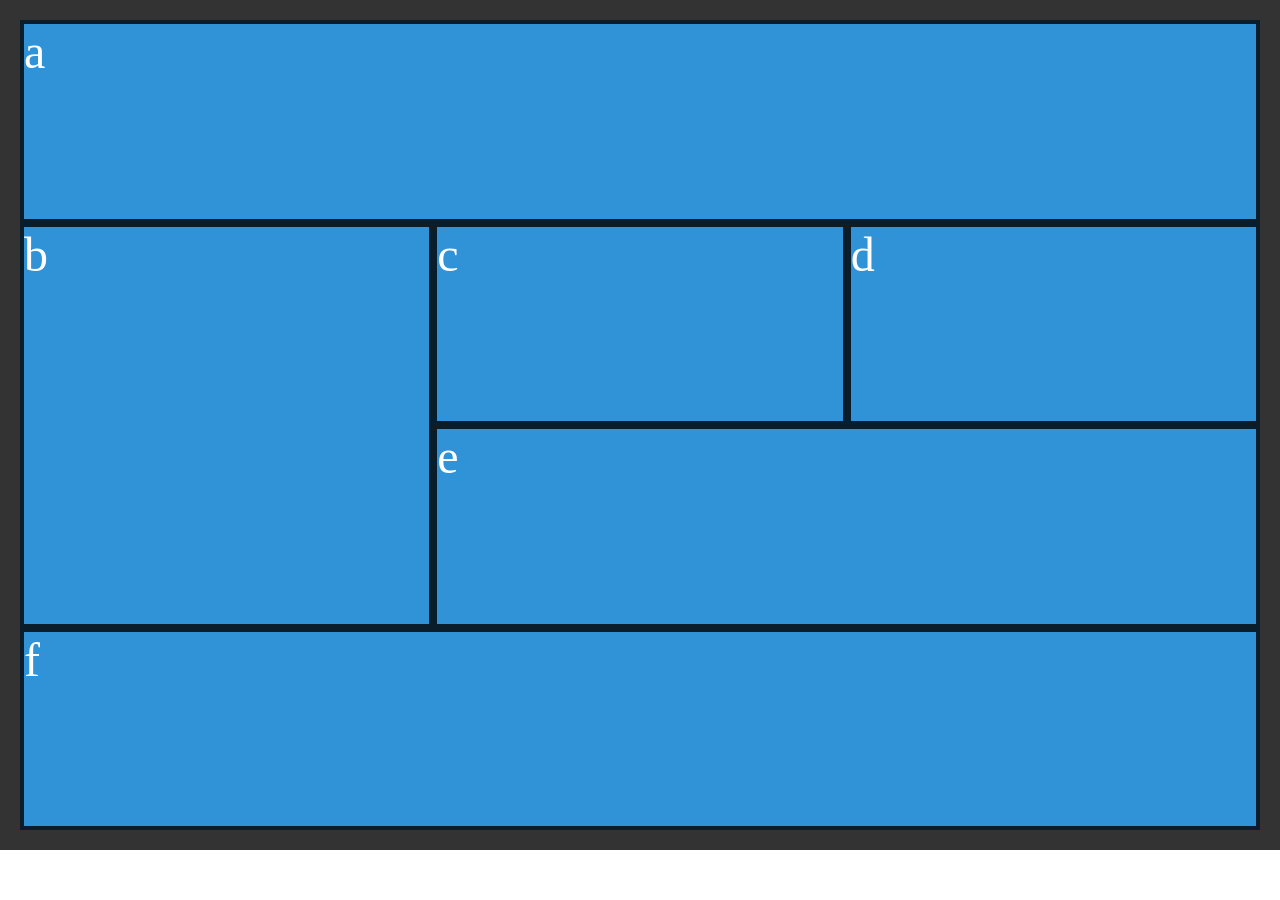
<file: OneDrive - Cambodia Academy of Digital Technology/2nd YEAR/Web Design/Lab04-Theng-Lisinh/START-CODE-20261027/START-CODE/EX-1/index.html>
<!DOCTYPE html>
<html lang="en">
<head>
    <meta charset="UTF-8">
    <meta name="viewport" content="width=device-width, initial-scale=1.0">
    <title>Grid</title>
    <link rel="stylesheet" href="style.css">
</head>
<body>
    <div class="wrapper">
        <div class="item a">a</div>
        <div class="item b">b</div>
        <div class="item c">c</div>  
        <div class="item d">d</div>
        <div class="item e">e</div>
        <div class="item f">f</div>  
      </div>
</body>
</html>
</file>
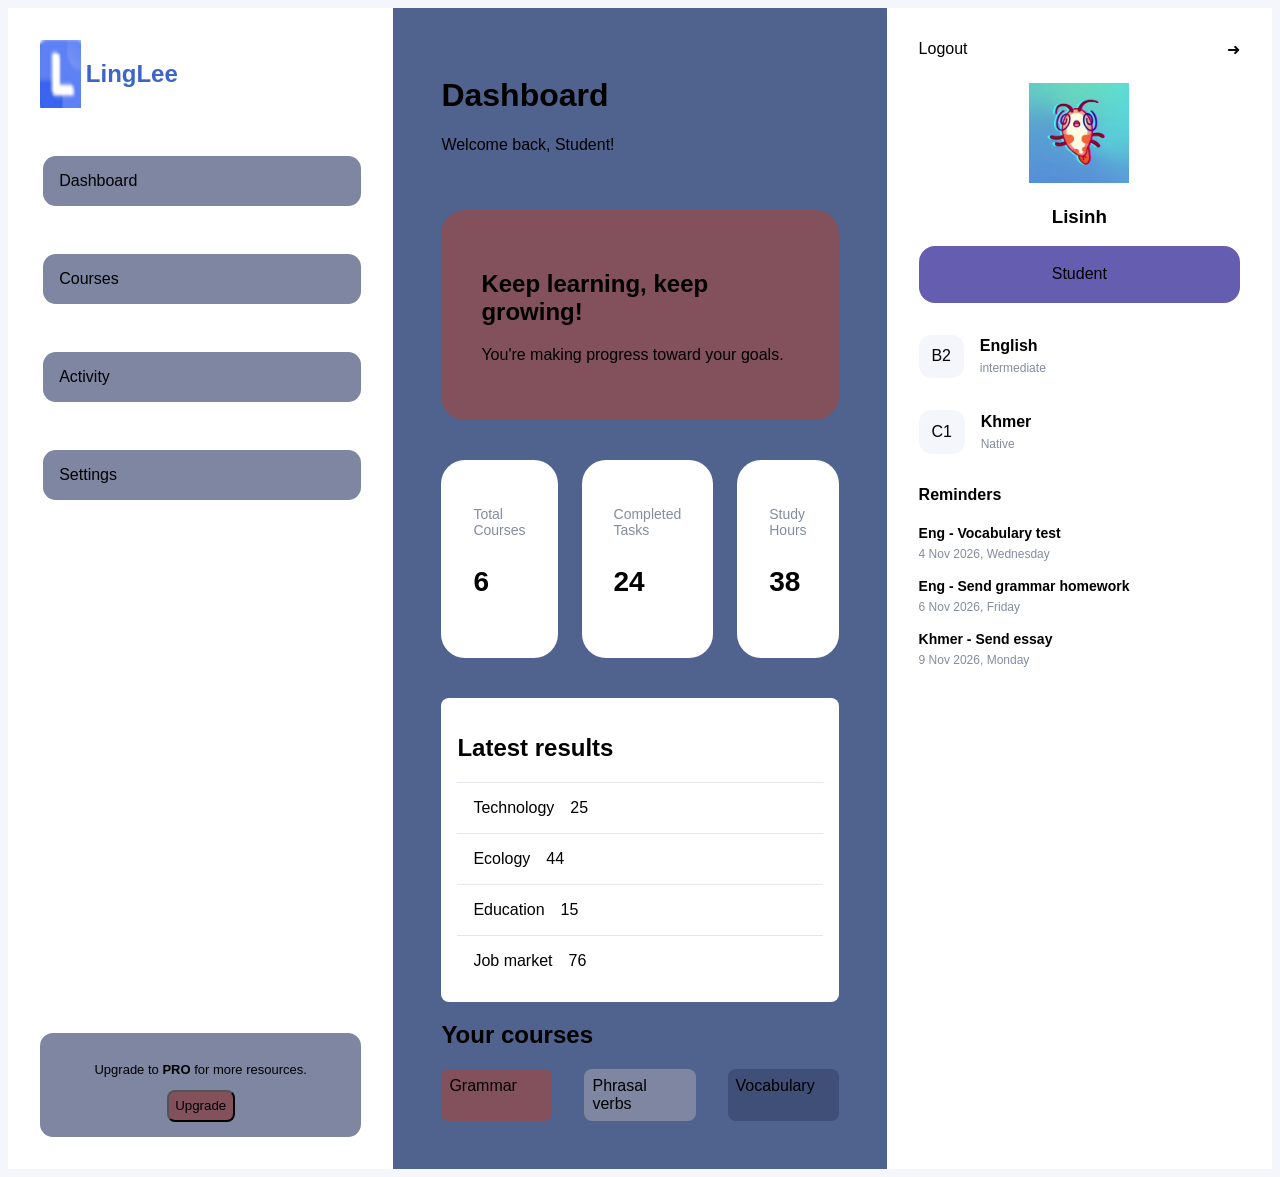
<file: OneDrive - Cambodia Academy of Digital Technology/2nd YEAR/Web Design/Lab04-Theng-Lisinh/START-CODE-20261027/START-CODE/EX-4/index.html>
<!doctype html>
<html lang="en">
  <head>
    <meta charset="UTF-8" />
    <meta name="viewport" content="width=device-width, initial-scale=1.0" />
    <title>Dasboard</title>
     <style>
        body{
    font-family: Arial, sans-serif;
    background-color: #f4f6fb;
}
.dashboard{
  display: grid;
  grid-template-columns: repeat(3,1fr);
  }
.left-sidebar {
  display: flex;
  flex-direction: column;
  background-color: white;
  padding:2em;
}

.right-sidebar {
  background-color: white;
  padding: 2em;
}

.logo{
  display: flex;
  flex-direction: row;
  gap: 0.3rem;
}

.menu {
  margin-top: 2em;        
  margin-left: 0.2em;
  display: flex;
  flex-direction: column;
  gap: 1em;
}

.menu p {
    display: flex;
    color: black;
    gap: 5em;
    text-align: center;
    padding: 1em;
    background-color: #7e86a2;
    border-radius: 0.8em;
}


.upgrade {
    margin-top: auto;        
    padding: 1.2em;
    border-radius: 1em;
    background-color: #7e86a2;
    text-align: center;
    font-size: 13px;
    color:black;
}

button{
  background-color: #82515b;
  padding: 0.4rem;
  border-radius: 0.5rem;
  cursor: pointer;
}



.main{
    background-color: #50628e;
    padding: 3em;
}
.topbar{
    display: flex;
    justify-content: space-between;
    align-items: center;
    margin-bottom: 2.5em;
}

.welcome{
    background-color: #82515b;
    padding: 2.5em;
    border-radius:1.5em;
    margin-bottom: 2.5em;
}

.stats {
    display: grid;
    grid-template-columns: repeat(3,1fr);
    gap: 1.5em;
}

.card {
    background-color: white;
    padding: 2em;
    border-radius: 1.5em;
}

.card p {
    color: #858ba0;
    font-size: 14px;
}
.card h3 {
    font-size: 28px;
}

.results-card {
  background-color: white;
  margin-top: 2.5em;
  padding: 1em;
  border-radius: 0.5em;
}

.result-row {
    display: flex;                       
    gap: 1em;
    padding: 1em;
    border-top: 1px solid #e4e7f1;      
}

.courses {
  display: grid;
  grid-template-columns: repeat(3, 1fr);
  gap: 2em;
}

.course{
  padding: 0.5em;
  border-radius: 0.5em;
}


.logout{
  display: flex;
  justify-content: space-between;
}
.me{
  display: flex;
  flex-direction: column;
  align-items: center;
  margin-top: 1.5em;
}
.status{
    background-color: rgb(101, 93, 175);
    padding: 1.2em 1.8em;
    border-radius: 1em;
    text-align: center;
}
.lang-row {
    display: flex;                          
    align-items: center;
    gap: 1em;
    margin-top: 1em;
    margin-bottom: 2em;
    margin-top: 2em ;
}

.lang-badge {
  background-color: #f4f6fb;
  padding: 0.8em;
  border-radius: 0.8em;
}


.reminder-row {
    margin-top: 1.2em;
    font-size: 14px;
}
.note {
    font-size: 12px;
    color: #858ba0;
    margin-top: 0.5em;
}

@media (max-width: 900px) {
    .dashboard,
    .stats,
    .courses {
        grid-template-columns: 1fr;
    }
}
     </style>
  </head>

  <body>
    <div class="dashboard">

      <aside class="left-sidebar">

      <div class="logo">
        <img src="logo.png" alt="logo">
        <h2 style="color: #3d64c7;">LingLee</h2>
      </div> 

        <nav class="menu">
          <p >Dashboard</p>
          <p >Courses</p>
          <p >Activity</p>
          <p >Settings</p>
        </nav>

        <div class="upgrade">
          <p>Upgrade to <b>PRO</b> for more resources.</p>
          <button type="button">Upgrade</button>
        </div>

      </aside>

      <main class="main">
        <header class="topbar">
          <div>
            <h1>Dashboard</h1>
            <p>Welcome back, Student!</p>
          </div>
        </header>



        <section class="welcome">
          <h2>Keep learning, keep growing!</h2>

          <p>You're making progress toward your goals.</p>
        </section>

        <section class="stats">
          
          <div class="card">
            <p>Total Courses</p>
            <h3>6</h3>
          </div>

          <div class="card">
            <p>Completed Tasks</p>
            <h3>24</h3>
          </div>

          <div class="card">
            <p>Study Hours</p>
            <h3>38</h3>
          </div>
        </section>
      
        <section class="results-card">
          <h2>Latest results</h2>
 
          <div class="result-row">
            <span>Technology</span>
            <span>25</span>
          </div>
 
          <div class="result-row">
            <span>Ecology</span>
            <span>44</span>
          </div>
 
          <div class="result-row">
            <span>Education</span>
            <span>15</span>
          </div>
 
          <div class="result-row">
            <span>Job market</span>
            <span>76</span>
          </div>
        </section>

        <h2 class="courses-title">Your courses</h2>
 
        <section class="courses">
          <div class="course" style="background-color: #82515b">Grammar</div>
          <div class="course" style="background-color: #7e86a2">Phrasal verbs</div>
          <div class="course" style="background-color: #3f4f78">Vocabulary</div>
        </section>
      </main>


      </main>

      <aside class="right-sidebar">
        <div class="logout"><span>Logout</span> <span>➜</span></div>
        <div class="me">
          <div><img src="photo.jpg" alt="photo" width=100px></div>
          <h3>Lisinh</h3>
        </div>

        <div class="status">Student</div>
        <div class="lang-row">
          <span class="lang-badge">B2</span>
          <div>
            <b>English</b>
            <div class="note">intermediate</div>
          </div>
        </div>

        <div class="lang-row">
          <span class="lang-badge">C1</span>
          <div>
            <b>Khmer</b>
            <div class="note">Native</div>
          </div>
        </div>

        <div class="reminders-head"><h4>Reminders</h4></div>

        <div class="reminder-row">
          <b>Eng - Vocabulary test</b>
          <div class="note">4 Nov 2026, Wednesday</div>
        </div>

        <div class="reminder-row">
          <b>Eng - Send grammar homework</b>
          <div class="note">6 Nov 2026, Friday</div>
        </div>

        <div class="reminder-row">
          <b>Khmer - Send essay</b>
          <div class="note">9 Nov 2026, Monday</div>
        </div>
      </aside>

    </div>
  </body>
</html>
</file>
<file: OneDrive - Cambodia Academy of Digital Technology/2nd YEAR/Web Design/Lab04-Theng-Lisinh/START-CODE-20261027/START-CODE/EX-1/style.css>
/* Styling only */
body {
  margin: 0;
}

.wrapper {
  background-color: #333333;
  color: #444;
  padding: 20px;

  height: 90vh;
}

.item {
  background-color: #3092d7;
  color: #fff;
  border: 4px solid rgba(0, 0, 0, 0.8);
  font-size: 3em;
}

/* Layouting only  (your work)*/


.wrapper{
  display: grid;
  grid-template-columns:repeat(3, 1fr);
}

.a{
  grid-column: 1/4;
}

.b{
  grid-row: 2/4;
}
 
.e{
  grid-column: 2/4;
}

.f{
  grid-column: 1/4;
}
</file>
